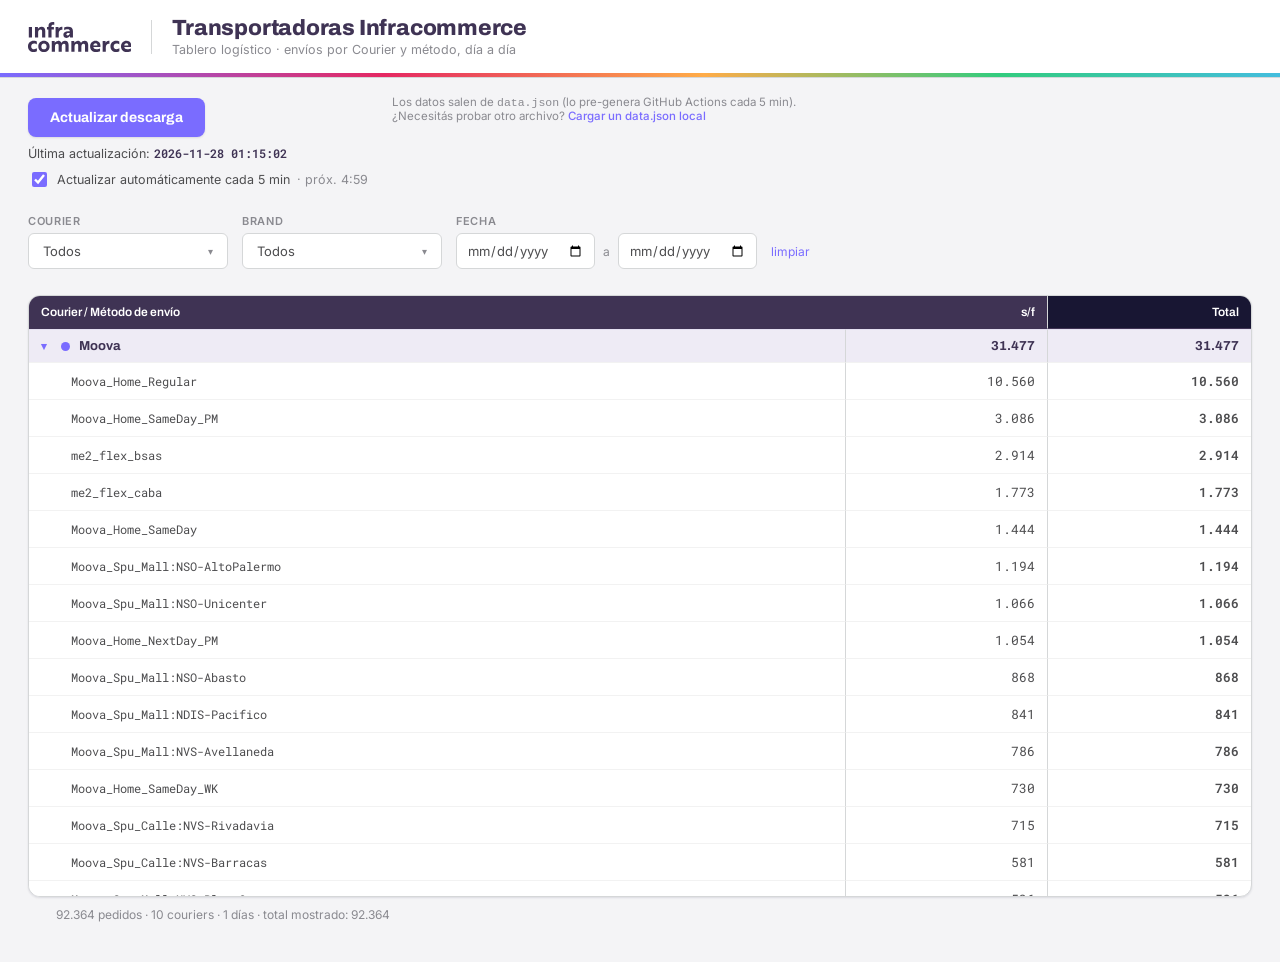
<file: index.html>
<!DOCTYPE html>
<html lang="es">
<head>
<meta charset="UTF-8">
<meta name="viewport" content="width=device-width, initial-scale=1.0">
<title>Transportadoras Infracommerce</title>

<!--
  ============================================================================
  TRANSPORTADORAS INFRACOMMERCE — Tablero logístico (Courier × Método × Día)
  ----------------------------------------------------------------------------
  Pensado para GitHub Pages. El CSV NO se parsea en el navegador: un script
  (scripts/build_data.py) corre en GitHub Actions, lo pre-agrega y publica un
  data.json chico con índices enteros. Esta página solo lee ese JSON y cuenta,
  por eso no se traba. El botón "Actualizar descarga" y el auto-refresh (5 min)
  vuelven a leer data.json (que el Action regenera cada 5 min).
  ============================================================================
-->

<link rel="preconnect" href="https://fonts.googleapis.com">
<link rel="preconnect" href="https://fonts.gstatic.com" crossorigin>
<link href="https://fonts.googleapis.com/css2?family=Archivo:wght@500;600;700;800&family=Inter:wght@400;500;600;700&family=Roboto+Mono:wght@400;500&display=swap" rel="stylesheet">

<style>
  /* ---------- (4) UI / ESTILOS ---------- */
  :root{
    /* Paleta de marca Infracommerce (imagen de referencia + fallback oficial) */
    --plum:#3F3354;        /* violeta oscuro / títulos */
    --violet:#7A6CFF;      /* violeta primario */
    --violet-dark:#5f52d6;
    --pink:#E52862;
    --cyan:#43BDDE;
    --green:#32CC7E;
    --orange:#FFAC48;
    --ink:#181633;
    --text:#4D4D4F;        /* gris de texto */
    --muted:#8a8a90;
    --border:#D5D7D8;      /* líneas / bordes */
    --bg:#F4F4F6;          /* fondo página */
    --white:#FFFFFF;
    --sunken:#F2F2F2;
    --plum-tint:#EEEBF5;   /* fondo fila de courier */
    --plum-tint-2:#E4E0F1;
    --shadow-1:0 1px 2px rgba(24,22,51,.06),0 1px 3px rgba(24,22,51,.05);
    --shadow-2:0 4px 16px rgba(24,22,51,.10);
  }
  *{box-sizing:border-box}
  html,body{margin:0;padding:0}
  body{
    font-family:'Inter',system-ui,sans-serif;
    color:var(--text);
    background:var(--bg);
    -webkit-font-smoothing:antialiased;
    font-size:14px;
  }
  a{color:var(--violet);text-decoration:none}
  a:hover{color:var(--violet-dark);text-decoration:underline}

  /* Barra arcoíris de marca */
  .rainbow{height:4px;width:100%;
    background:linear-gradient(90deg,var(--violet) 0%,var(--pink) 30%,var(--orange) 55%,var(--green) 78%,var(--cyan) 100%);}

  /* ---------- Header ---------- */
  header.app{background:var(--white);border-bottom:1px solid var(--border);}
  .header-inner{max-width:1560px;margin:0 auto;padding:16px 28px;
    display:flex;align-items:center;gap:20px;flex-wrap:wrap;}
  .brand-logo svg{height:30px;width:auto;display:block}
  .brand-logo svg path{fill:var(--plum)}
  .brand-sep{width:1px;height:34px;background:var(--border)}
  .title-block h1{font-family:'Archivo',sans-serif;font-weight:800;font-size:22px;
    color:var(--plum);margin:0;letter-spacing:-.01em;line-height:1.1}
  .title-block p{margin:2px 0 0;font-size:12.5px;color:var(--muted)}

  /* ---------- Toolbar ---------- */
  .toolbar{max-width:1560px;margin:0 auto;padding:20px 28px 8px;
    display:flex;align-items:flex-start;gap:24px;flex-wrap:wrap;}
  .update-group{display:flex;flex-direction:column;gap:8px;min-width:240px}
  .btn-update{
    font-family:'Archivo',sans-serif;font-weight:700;font-size:14px;
    background:var(--violet);color:#fff;border:none;border-radius:8px;
    padding:12px 22px;cursor:pointer;display:inline-flex;align-items:center;gap:10px;white-space:nowrap;
    transition:background .18s cubic-bezier(.645,.045,.355,1),box-shadow .18s;
    box-shadow:var(--shadow-1);width:fit-content;
  }
  .btn-update:hover{background:var(--violet-dark)}
  .btn-update:active{transform:translateY(1px)}
  .btn-update:disabled{background:#b7b0ea;cursor:not-allowed;box-shadow:none}
  .spinner{width:15px;height:15px;border:2.5px solid rgba(255,255,255,.45);
    border-top-color:#fff;border-radius:50%;animation:spin .7s linear infinite;display:none}
  @keyframes spin{to{transform:rotate(360deg)}}
  .btn-update.loading .spinner{display:inline-block}
  .last-update{font-size:12.5px;color:var(--text)}
  .last-update b{color:var(--plum);font-weight:600}
  .last-update .lu-mono{font-family:'Roboto Mono',monospace;font-size:12px}
  .auto-line{font-size:12.5px;color:var(--text);display:flex;align-items:center;gap:7px;cursor:pointer}
  .auto-line input{accent-color:var(--violet);width:15px;height:15px}
  .auto-line #autoNext{color:var(--muted)}

  /* Estado de error */
  .banner{max-width:1560px;margin:8px auto 0;padding:0 28px}
  .banner-error{background:#FFF1F0;border:1px solid #FFCCC7;color:#a8181f;
    border-radius:8px;padding:12px 16px;font-size:13px;line-height:1.5;display:none}
  .banner-error.show{display:block}
  .banner-error b{color:#8c0f16}

  /* Opciones fetch (proxy / archivo local) */
  .fetch-opts{display:flex;flex-direction:column;gap:8px;font-size:12.5px;color:var(--text)}
  .fetch-opts label{display:flex;align-items:center;gap:7px;cursor:pointer}
  .fetch-opts select,.fetch-opts input[type=text]{
    font-family:inherit;font-size:12.5px;border:1px solid var(--border);
    border-radius:6px;padding:5px 8px;color:var(--text);background:#fff;max-width:280px}
  .fetch-opts .sub{color:var(--muted);font-size:11.5px;padding-left:23px;margin-top:-3px}
  .file-load{color:var(--violet);cursor:pointer;font-weight:500}
  .file-load:hover{text-decoration:underline}

  /* ---------- Filtros ---------- */
  .filters{display:flex;gap:14px;flex-wrap:wrap;align-items:flex-end}
  .ms{position:relative}
  .ms-label{display:block;font-size:11px;text-transform:uppercase;letter-spacing:.06em;
    color:var(--muted);font-weight:600;margin-bottom:5px}
  .ms-btn{font-family:inherit;font-size:13px;background:#fff;border:1px solid var(--border);
    border-radius:6px;padding:9px 14px;min-width:200px;text-align:left;cursor:pointer;
    color:var(--text);display:flex;justify-content:space-between;align-items:center;gap:10px}
  .ms-btn:hover{border-color:var(--violet)}
  .ms-btn .caret{color:var(--muted);font-size:10px}
  .ms-panel{position:absolute;z-index:40;top:calc(100% + 4px);left:0;min-width:230px;max-height:320px;
    overflow:auto;background:#fff;border:1px solid var(--border);border-radius:8px;
    box-shadow:var(--shadow-2);padding:8px;display:none}
  .ms-panel.open{display:block}
  .ms-actions{display:flex;gap:12px;padding:4px 6px 8px;border-bottom:1px solid var(--sunken);margin-bottom:6px}
  .ms-actions a{font-size:12px;cursor:pointer}
  .ms-panel label{display:flex;align-items:center;gap:9px;padding:6px 8px;border-radius:6px;
    font-size:13px;cursor:pointer;color:var(--text)}
  .ms-panel label:hover{background:var(--sunken)}
  .ms-panel input[type=checkbox]{accent-color:var(--violet);width:15px;height:15px}
  /* Filtro de fecha */
  .date-filter{display:flex;flex-direction:column}
  .date-row{display:flex;align-items:center;gap:8px}
  .date-row input[type=date]{font-family:inherit;font-size:13px;border:1px solid var(--border);
    border-radius:6px;padding:8px 10px;color:var(--text);background:#fff}
  .date-row input[type=date]:hover{border-color:var(--violet)}
  .date-row span{color:var(--muted);font-size:12px}
  .date-clear{background:none;border:none;color:var(--violet);cursor:pointer;font-size:12px;font-family:inherit}
  .date-clear:hover{text-decoration:underline}

  /* ---------- Tabla ---------- */
  .table-wrap{max-width:1560px;margin:18px auto 40px;padding:0 28px}
  .table-card{background:#fff;border:1px solid var(--border);border-radius:12px;
    box-shadow:var(--shadow-1);overflow:hidden}
  .table-scroll{overflow:auto;max-height:calc(100vh - 300px)}
  table.pivot{border-collapse:separate;border-spacing:0;width:100%;font-size:13px}
  table.pivot th,table.pivot td{white-space:nowrap;padding:9px 12px;text-align:right}
  /* Encabezado */
  table.pivot thead th{position:sticky;top:0;z-index:20;background:var(--plum);color:#fff;
    font-family:'Archivo',sans-serif;font-weight:600;font-size:12px;border-bottom:1px solid var(--plum)}
  table.pivot thead th.corner{left:0;z-index:30;text-align:left;min-width:280px}
  table.pivot thead th.col-total{background:var(--ink)}
  /* Primera columna (etiquetas) sticky */
  table.pivot .lbl{position:sticky;left:0;background:#fff;text-align:left;z-index:10;
    min-width:280px;border-right:1px solid var(--border)}
  /* Fila de courier (agrupador) */
  tr.courier-row{cursor:pointer}
  tr.courier-row td{background:var(--plum-tint);font-weight:700;color:var(--plum);
    border-top:1px solid var(--plum-tint-2);font-family:'Archivo',sans-serif}
  tr.courier-row td.lbl{background:var(--plum-tint)}
  tr.courier-row:hover td,tr.courier-row:hover td.lbl{background:var(--plum-tint-2)}
  .caret-tog{display:inline-block;width:14px;color:var(--violet);font-size:11px;margin-right:6px}
  .courier-dot{display:inline-block;width:9px;height:9px;border-radius:50%;margin-right:9px;vertical-align:middle}
  /* Sub-filas de método */
  tr.method-row td{color:var(--text);border-top:1px solid var(--sunken)}
  tr.method-row td.lbl{padding-left:42px;color:var(--text);font-family:'Roboto Mono',monospace;font-size:12px}
  tr.method-row:hover td,tr.method-row:hover td.lbl{background:var(--sunken)}
  /* Números */
  td.num{font-family:'Roboto Mono',monospace;font-variant-numeric:tabular-nums}
  td.zero{color:#c8c8cc}
  td.col-total,th.col-total{border-left:1px solid var(--border);font-weight:700;color:var(--plum)}
  tr.method-row td.col-total{color:var(--text);font-weight:600}

  /* Estado vacío */
  .empty-state{padding:70px 24px;text-align:center;color:var(--muted)}
  .empty-state .big{font-family:'Archivo',sans-serif;font-size:18px;color:var(--plum);font-weight:700;margin-bottom:6px}
  .meta-line{max-width:1560px;margin:10px auto 0;padding:0 28px;font-size:12px;color:var(--muted)}
</style>
</head>
<body>

<header class="app">
  <div class="header-inner">
    <span class="brand-logo"><svg xmlns="http://www.w3.org/2000/svg" viewBox="0 0 415 120.438" fill="none">
  <path d="M 24.387 109.242 C 29.5 109.242 34.105 106.857 35.728 105.742 L 35.728 117.256 C 34.024 118.108 29.59 120.41 22.682 120.41 C 9.038 120.41 0 110.855 0 97.9 C 0 84.946 9.038 75.381 22.682 75.381 C 29.5 75.381 33.77 77.602 35.474 78.454 L 35.474 90.049 C 33.081 88.345 28.82 86.55 24.387 86.55 C 17.651 86.55 12.873 90.983 12.873 97.891 C 12.873 104.799 17.479 109.232 24.387 109.232 L 24.387 109.242 Z M 86.822 97.9 C 86.822 110.864 77.185 120.41 64.049 120.41 C 50.913 120.41 41.367 110.855 41.367 97.9 C 41.367 84.946 50.913 75.381 64.049 75.381 C 77.185 75.381 86.822 84.936 86.822 97.9 Z M 74.801 97.9 C 74.801 90.82 70.114 86.133 64.058 86.133 C 58.002 86.133 53.397 90.82 53.397 97.9 C 53.397 104.981 58.002 109.668 64.058 109.668 C 70.114 109.668 74.801 104.981 74.801 97.9 Z M 107.129 76.578 L 107.474 81.437 C 107.555 82.969 107.22 83.994 107.129 84.42 L 107.301 84.42 C 109.096 79.987 113.865 76.406 119.413 75.807 C 120.773 75.553 122.224 75.553 123.593 75.726 C 128.452 76.406 132.377 79.053 134.082 83.912 C 137.318 78.971 142.44 75.381 148.324 75.381 C 157.788 75.381 163.074 81.183 163.074 92.524 L 163.074 119.214 L 150.282 119.214 L 150.282 94.401 C 150.282 90.222 148.831 86.985 144.734 86.985 C 137.481 86.985 135.605 93.63 135.605 100.538 L 135.605 119.214 L 122.894 119.214 L 122.894 94.31 C 122.894 90.303 121.707 86.976 117.437 86.976 C 110.275 86.976 108.226 93.54 108.226 100.529 L 108.226 119.205 L 95.434 119.205 L 95.434 76.569 L 107.12 76.569 L 107.129 76.578 Z M 185.774 76.578 L 186.119 81.437 C 186.2 82.969 185.865 83.994 185.774 84.42 L 185.946 84.42 C 187.741 79.987 192.51 76.406 198.058 75.807 C 199.418 75.553 200.868 75.553 202.237 75.726 C 207.097 76.406 211.022 79.053 212.726 83.912 C 215.963 78.971 221.085 75.381 226.969 75.381 C 236.433 75.381 241.718 81.183 241.718 92.524 L 241.718 119.214 L 228.927 119.214 L 228.927 94.401 C 228.927 90.222 227.476 86.985 223.379 86.985 C 216.126 86.985 214.249 93.63 214.249 100.538 L 214.249 119.214 L 201.539 119.214 L 201.539 94.31 C 201.539 90.303 200.352 86.976 196.082 86.976 C 188.92 86.976 186.871 93.54 186.871 100.529 L 186.871 119.205 L 174.079 119.205 L 174.079 76.569 L 185.765 76.569 L 185.774 76.578 Z M 290.936 95.344 C 290.936 97.647 290.682 99.695 290.592 100.548 L 262.624 100.548 C 263.141 106.35 267.574 109.677 274.482 109.677 C 280.538 109.677 286.847 107.882 289.232 106.522 L 289.232 117.355 C 286.585 118.715 280.873 120.429 273.285 120.429 C 258.617 120.429 249.406 110.964 249.406 97.918 C 249.406 84.873 258.871 75.399 271.064 75.399 C 284.2 75.399 290.936 84.782 290.936 95.353 L 290.936 95.344 Z M 270.982 85.453 C 265.869 85.453 262.968 89.379 262.624 93.975 L 278.743 93.975 C 278.915 89.37 276.186 85.453 270.982 85.453 Z M 299.73 76.587 L 311.325 76.587 L 311.579 80.766 C 311.579 82.044 311.579 83.069 311.66 83.577 C 314.298 78.971 318.741 75.39 324.28 75.39 C 325.64 75.39 326.836 75.563 327.008 75.644 L 327.008 88.091 C 326.836 88.01 325.812 87.575 324.189 87.575 C 317.707 87.575 312.422 93.286 312.422 101.046 L 312.422 119.214 L 299.712 119.214 L 299.712 76.578 L 299.73 76.587 Z M 355.511 109.251 C 360.624 109.251 365.229 106.866 366.852 105.751 L 366.852 117.265 C 365.148 118.117 360.706 120.42 353.798 120.42 C 340.154 120.42 331.115 110.864 331.115 97.909 C 331.115 84.955 340.154 75.39 353.798 75.39 C 360.624 75.39 364.885 77.611 366.589 78.464 L 366.589 90.059 C 364.205 88.354 359.944 86.559 355.502 86.559 C 348.766 86.559 343.988 90.992 343.988 97.9 C 343.988 104.808 348.594 109.242 355.502 109.242 L 355.511 109.251 Z M 415 95.353 C 415 97.656 414.746 99.704 414.655 100.557 L 386.688 100.557 C 387.205 106.359 391.638 109.686 398.546 109.686 C 404.602 109.686 410.911 107.891 413.296 106.531 L 413.296 117.364 C 410.648 118.724 404.937 120.438 397.349 120.438 C 382.681 120.438 373.47 110.973 373.47 97.928 C 373.47 84.882 382.935 75.408 395.128 75.408 C 408.264 75.408 415 84.791 415 95.362 L 415 95.353 Z M 395.046 85.462 C 389.933 85.462 387.032 89.388 386.688 93.984 L 402.807 93.984 C 402.979 89.379 400.25 85.462 395.046 85.462 Z M 16.028 19.954 L 16.028 62.59 L 3.236 62.59 L 3.236 19.954 L 16.028 19.954 Z M 39.653 19.954 L 39.998 24.813 C 40.079 26.345 39.744 27.369 39.653 27.795 L 39.826 27.795 C 41.621 23.87 47.25 18.757 54.494 18.757 C 64.131 18.757 69.334 24.641 69.334 35.9 L 69.334 62.59 L 56.543 62.59 L 56.543 38.031 C 56.543 33.851 55.355 30.352 50.741 30.352 C 44.775 30.352 40.768 34.957 40.768 41.349 L 40.768 62.58 L 27.977 62.58 L 27.977 19.945 L 39.662 19.945 L 39.653 19.954 Z M 82.217 19.954 L 82.217 16.119 C 82.217 6.391 88.445 0 99.868 0 C 102.515 0 104.727 0.344 105.497 0.517 L 105.497 11.35 C 104.817 11.096 103.195 10.752 101.146 10.752 C 96.794 10.752 93.984 13.145 93.984 17.578 L 93.984 19.963 L 103.965 19.963 L 103.965 29.944 L 94.501 29.944 L 94.501 62.608 L 81.791 62.608 L 81.791 29.944 L 76.161 29.944 L 76.161 19.963 L 82.217 19.963 L 82.217 19.954 Z M 110.792 19.954 L 122.387 19.954 L 122.641 24.133 C 122.641 25.411 122.641 26.436 122.722 26.943 C 125.36 22.338 129.803 18.757 135.342 18.757 C 136.702 18.757 137.898 18.929 138.07 19.011 L 138.07 31.458 C 137.898 31.376 136.874 30.941 135.251 30.941 C 128.769 30.941 123.484 36.653 123.484 44.413 L 123.484 62.58 L 110.774 62.58 L 110.774 19.945 L 110.792 19.954 Z M 145.169 21.658 C 147.553 20.552 153.265 18.757 160.771 18.757 C 173.907 18.757 180.471 25.067 180.471 35.728 L 180.471 62.59 L 168.957 62.59 L 168.703 58.664 C 168.622 56.869 168.876 55.681 168.876 55.681 L 168.703 55.681 C 167.597 58.238 163.327 63.786 155.486 63.786 C 148.151 63.786 141.923 59.516 141.923 50.822 C 141.923 40.424 152.494 35.302 167.851 37.432 L 167.851 36.408 C 167.851 31.295 164.352 29.418 158.722 29.418 C 153.092 29.418 147.979 31.295 145.169 33.09 L 145.169 21.658 Z M 167.507 44.086 C 157.951 42.554 153.944 45.537 153.944 49.544 C 153.944 52.273 155.821 54.059 158.804 54.059 C 163.744 54.059 167.498 49.544 167.498 44.086 L 167.507 44.086 Z" fill="currentColor" fill-rule="nonzero"></path>
</svg></span>
    <span class="brand-sep"></span>
    <div class="title-block">
      <h1>Transportadoras Infracommerce</h1>
      <p>Tablero logístico · envíos por Courier y método, día a día</p>
    </div>
  </div>
  <div class="rainbow"></div>
</header>

<div class="toolbar">
  <!-- Botón + timestamp -->
  <div class="update-group">
    <button id="btnUpdate" class="btn-update">
      <span class="spinner"></span>
      <span class="btn-label">Actualizar descarga</span>
    </button>
    <div class="last-update" id="lastUpdate">Última actualización: <b>—</b></div>
    <label class="auto-line"><input type="checkbox" id="autoRefresh" checked> Actualizar automáticamente cada 5 min <span id="autoNext"></span></label>
  </div>

  <!-- Info de origen de datos -->
  <div class="fetch-opts">
    <div class="sub" style="padding-left:0">
      Los datos salen de <code>data.json</code> (lo pre-genera GitHub Actions cada 5 min).<br>
      ¿Necesitás probar otro archivo? <span class="file-load" id="fileLoad">Cargar un data.json local</span>
      <input type="file" id="fileInput" accept=".json,application/json" style="display:none">
    </div>
  </div>

  <!-- Filtros -->
  <div class="filters">
    <div class="ms" id="msCourier">
      <span class="ms-label">Courier</span>
      <button class="ms-btn" type="button"><span class="ms-text">Todos</span><span class="caret">▾</span></button>
      <div class="ms-panel"></div>
    </div>
    <div class="ms" id="msBrand">
      <span class="ms-label">Brand</span>
      <button class="ms-btn" type="button"><span class="ms-text">Todos</span><span class="caret">▾</span></button>
      <div class="ms-panel"></div>
    </div>
    <div class="date-filter">
      <span class="ms-label">Fecha</span>
      <div class="date-row">
        <input type="date" id="dateFrom">
        <span>a</span>
        <input type="date" id="dateTo">
        <button type="button" class="date-clear" id="dateClear">limpiar</button>
      </div>
    </div>
  </div>
</div>

<div class="banner"><div class="banner-error" id="errBanner"></div></div>

<div class="table-wrap">
  <div class="table-card">
    <div class="table-scroll" id="tableScroll">
      <div class="empty-state" id="emptyState">
        <div class="big">Todavía no hay datos cargados</div>
        <div>Tocá <b>“Actualizar descarga”</b> para cargar los datos.</div>
      </div>
    </div>
  </div>
  <div class="meta-line" id="metaLine"></div>
</div>

<script>
/* ==========================================================================
   TRANSPORTADORAS INFRACOMMERCE — capa de datos sobre data.json pre-agregado
   --------------------------------------------------------------------------
   El trabajo pesado (bajar el CSV, deduplicar, normalizar) lo hace
   scripts/build_data.py en GitHub Actions y publica un data.json chico con
   ÍNDICES ENTEROS. Acá solo leemos ese JSON y contamos -> no se traba.
   Bloques: (1) CONFIG · (2) CARGA · (3) PIVOT · (4) RENDER · (5) UI
   ========================================================================== */

/* ---------- (1) CONFIG ---------- */
const DATA_URL = 'data.json';   // lo genera scripts/build_data.py

const COURIERS = ['Moova','Andreani','Ocasa','Fasttrack','Inner','Pickit','Cabify','Elogistica','HOP','Sin asignar'];
const COURIER_COLOR = {
  Moova:'#7A6CFF', Andreani:'#E52862', Ocasa:'#FFAC48', Fasttrack:'#43BDDE',
  Inner:'#32CC7E', Pickit:'#9B59B6', Cabify:'#111', Elogistica:'#2D8CFF',
  HOP:'#E67E22', 'Sin asignar':'#B8B8BE'
};
const MES = ['ene','feb','mar','abr','may','jun','jul','ago','sep','oct','nov','dic'];

const state = { data:null, filterCourier:new Set(), filterBrand:new Set(),
                collapsed:new Set(), dateFrom:'', dateTo:'', lastUpdate:'' };

/* ---------- helpers ---------- */
const fmt = n => n ? n.toLocaleString('es-AR') : '';
function escHtml(s){return String(s).replace(/[&<>]/g,c=>({'&':'&amp;','<':'&lt;','>':'&gt;'}[c]));}
function escAttr(s){return String(s).replace(/"/g,'&quot;');}

// 'aaaa-mm-dd' -> 'd mmm' (encabezado corto). 's/f' u otro -> tal cual.
function dayLabel(iso){
  const p = (iso||'').split('-');
  if(p.length < 3) return iso || 's/f';
  return (+p[2]) + ' ' + (MES[(+p[1]) - 1] || '');
}

/* ---------- (3) PIVOT — sobre índices enteros de data.json ----------
   data.json:
     brands[], couriers[], methods[] (ship_shipping-method crudo), dates[] (ISO),
     orders[] = [brandIdx, courierIdx, methodIdx, dateIdx]
   Reglas de negocio (en build_data.py): 1 fila por pedido (dedup order_id),
   sin cancelados, sin 'me2'.
   MÉTRICA: cada celda cuenta pedidos. Para sumar un monto habría que incluir
   ese valor en data.json y acumularlo acá en vez de +1.
*/
function buildPivot(){
  const d = state.data;
  if(!d || !d.orders) return { days:[], couriers:[] };

  // Filtros -> conjuntos de índices (una vez por render)
  const cAllow = new Set(); d.couriers.forEach((n,i)=>{ if(state.filterCourier.has(n)) cAllow.add(i); });
  const bAllow = new Set(); d.brands.forEach((n,i)=>{ if(state.filterBrand.has(n)) bAllow.add(i); });
  const dAllow = d.dates.map(x => (!state.dateFrom || x >= state.dateFrom) && (!state.dateTo || x <= state.dateTo));

  const pivot = new Map();       // cIdx -> Map(mIdx -> Map(dIdx -> count))
  const usedDays = new Set();
  const O = d.orders;
  for(let k=0;k<O.length;k++){
    const o = O[k], b = o[0], c = o[1], m = o[2], dd = o[3];
    if(!bAllow.has(b)) continue;
    if(!cAllow.has(c)) continue;
    if(!dAllow[dd]) continue;
    usedDays.add(dd);
    let mM = pivot.get(c); if(!mM){ mM = new Map(); pivot.set(c, mM); }
    let cM = mM.get(m);   if(!cM){ cM = new Map(); mM.set(m, cM); }
    cM.set(dd, (cM.get(dd) || 0) + 1);
  }

  // dates viene ordenado ascendente -> ordenar por índice conserva la cronología
  const days = [...usedDays].sort((a,b)=>a-b).map(di => ({ di, label: dayLabel(d.dates[di]) }));

  const order = n => { const i = COURIERS.indexOf(n); return i === -1 ? 999 : i; };
  const couriers = [...pivot.keys()]
    .sort((a,b)=> order(d.couriers[a]) - order(d.couriers[b]))
    .map(cIdx => {
      const mM = pivot.get(cIdx);
      const totals = {}; let total = 0;
      const methods = [...mM.keys()].map(mIdx => {
        const cM = mM.get(mIdx); const cells = {}; let mt = 0;
        for(const day of days){
          const v = cM.get(day.di) || 0;
          cells[day.di] = v; mt += v;
          totals[day.di] = (totals[day.di] || 0) + v;
        }
        total += mt;
        return { name: d.methods[mIdx], cells, total: mt };
      }).sort((a,b)=> b.total - a.total);
      return { name: d.couriers[cIdx], methods, totals, total };
    });

  return { days, couriers };
}

/* ---------- (4) RENDER ---------- */
function renderTable(){
  const scroll = document.getElementById('tableScroll');
  if(!state.data){
    scroll.innerHTML = `<div class="empty-state"><div class="big">Todavía no hay datos cargados</div>
      <div>Tocá <b>“Actualizar descarga”</b> para cargar los datos.</div></div>`;
    document.getElementById('metaLine').textContent = '';
    return;
  }
  const { days, couriers } = buildPivot();
  if(!couriers.length){
    scroll.innerHTML = `<div class="empty-state"><div class="big">Sin resultados</div>
      <div>Ningún pedido coincide con los filtros seleccionados.</div></div>`;
    document.getElementById('metaLine').textContent = '';
    return;
  }

  let html = '<table class="pivot"><thead><tr>';
  html += '<th class="corner">Courier / Método de envío</th>';
  for(const d of days) html += `<th>${d.label}</th>`;
  html += '<th class="col-total">Total</th></tr></thead><tbody>';

  let grand = 0;
  for(const c of couriers){
    grand += c.total;
    const isCol = state.collapsed.has(c.name);
    const caret = isCol ? '▸' : '▾';
    const color = COURIER_COLOR[c.name] || '#B8B8BE';
    html += `<tr class="courier-row" data-courier="${escAttr(c.name)}">`;
    html += `<td class="lbl"><span class="caret-tog">${caret}</span>`+
            `<span class="courier-dot" style="background:${color}"></span>${escHtml(c.name)}</td>`;
    for(const d of days){
      const v = c.totals[d.di] || 0;
      html += `<td class="num ${v?'':'zero'}">${v?fmt(v):'·'}</td>`;
    }
    html += `<td class="num col-total">${fmt(c.total)}</td></tr>`;
    for(const m of c.methods){
      const disp = isCol ? ' style="display:none"' : '';
      html += `<tr class="method-row" data-of="${escAttr(c.name)}"${disp}>`;
      html += `<td class="lbl">${escHtml(m.name)}</td>`;
      for(const d of days){
        const v = m.cells[d.di] || 0;
        html += `<td class="num ${v?'':'zero'}">${v?fmt(v):'·'}</td>`;
      }
      html += `<td class="num col-total">${fmt(m.total)}</td></tr>`;
    }
  }
  html += '</tbody></table>';
  scroll.innerHTML = html;

  document.getElementById('metaLine').textContent =
    `${fmt(state.data.orders.length)} pedidos · ${couriers.length} couriers · ${days.length} días · total mostrado: ${fmt(grand)}`;

  scroll.querySelectorAll('tr.courier-row').forEach(tr=>{
    tr.addEventListener('click', ()=>{
      const name = tr.getAttribute('data-courier');
      if(state.collapsed.has(name)) state.collapsed.delete(name); else state.collapsed.add(name);
      renderTable();
    });
  });
}

// --- Multi-select genérico (filtros) ---
function buildMultiselect(elId, values, selectedSet, onChange){
  const root = document.getElementById(elId);
  const panel = root.querySelector('.ms-panel');
  const textEl = root.querySelector('.ms-text');
  panel.innerHTML = `<div class="ms-actions"><a data-act="all">Todos</a><a data-act="none">Ninguno</a></div>` +
    values.map(v=>`<label><input type="checkbox" value="${escAttr(v)}" ${selectedSet.has(v)?'checked':''}>${escHtml(v)}</label>`).join('');
  const updateText = ()=>{
    if(selectedSet.size === 0 || selectedSet.size === values.length) textEl.textContent = 'Todos';
    else textEl.textContent = `${selectedSet.size} de ${values.length}`;
  };
  updateText();
  panel.querySelectorAll('input[type=checkbox]').forEach(cb=>{
    cb.addEventListener('change', ()=>{
      if(cb.checked) selectedSet.add(cb.value); else selectedSet.delete(cb.value);
      updateText(); onChange();
    });
  });
  panel.querySelectorAll('a[data-act]').forEach(a=>{
    a.addEventListener('click', e=>{
      e.stopPropagation();
      selectedSet.clear();
      if(a.dataset.act === 'all') values.forEach(v=>selectedSet.add(v));
      panel.querySelectorAll('input[type=checkbox]').forEach(cb=>cb.checked = selectedSet.has(cb.value));
      updateText(); onChange();
    });
  });
  const msBtn = root.querySelector('.ms-btn');
  msBtn.onclick = e=>{
    e.stopPropagation();
    document.querySelectorAll('.ms-panel').forEach(p=>{ if(p!==panel) p.classList.remove('open'); });
    panel.classList.toggle('open');
  };
}
document.addEventListener('click', ()=>document.querySelectorAll('.ms-panel').forEach(p=>p.classList.remove('open')));

function refreshFilters(){
  const cs = COURIERS.filter(c => state.data.couriers.includes(c));   // solo couriers presentes
  buildMultiselect('msCourier', cs.length ? cs : COURIERS, state.filterCourier, renderTable);
  buildMultiselect('msBrand', state.data.brands.slice(), state.filterBrand, renderTable);
}

/* ---------- (2) CARGA de data.json ---------- */
function bustUrl(u){ return u + (u.includes('?') ? '&' : '?') + '_cb=' + Date.now(); }

async function downloadData(){
  const res = await fetch(bustUrl(DATA_URL), { cache:'no-store' });
  if(!res.ok) throw new Error('No se encontró "' + DATA_URL + '" (HTTP ' + res.status +
    '). ¿Ya corrió el workflow de GitHub Actions que genera data.json?');
  return await res.json();
}

// Aplica un objeto data.json al estado y re-renderiza. Expuesto para tests.
function ingestData(json){
  if(!json || !Array.isArray(json.orders)) throw new Error('data.json inválido o sin la clave "orders".');
  state.data = json;
  state.lastUpdate = json.last_update || json.generated_at || '—';
  state.filterCourier = new Set(json.couriers);
  state.filterBrand   = new Set(json.brands);
  state.dateFrom = ''; state.dateTo = '';
  const _df = document.getElementById('dateFrom'), _dt = document.getElementById('dateTo');
  if(_df) _df.value = ''; if(_dt) _dt.value = '';
  refreshFilters();
  renderTable();
  document.getElementById('lastUpdate').innerHTML =
    'Última actualización: <b class="lu-mono">' + escHtml(state.lastUpdate) + '</b>';
}
window.qwery = { ingestData, buildPivot, state };   // auditable / testeable

/* ---------- (5) UI / WIRING ---------- */
const btn = document.getElementById('btnUpdate');
const errBanner = document.getElementById('errBanner');
function setLoading(on){
  btn.classList.toggle('loading', on);
  btn.disabled = on;
  btn.querySelector('.btn-label').textContent = on ? 'Actualizando…' : 'Actualizar descarga';
}
function showError(msg){ errBanner.innerHTML = msg; errBanner.classList.add('show'); }
function clearError(){ errBanner.classList.remove('show'); errBanner.innerHTML=''; }

async function updateNow(){
  clearError(); setLoading(true);
  try{
    const json = await downloadData();
    ingestData(json);
  }catch(err){
    const net = err && (err.name === 'TypeError' || /failed to fetch|load failed|networkerror/i.test(err.message||''));
    if(net){
      showError('<b>No se pudieron cargar los datos.</b><br>'+
        'La página lee <code>data.json</code> del repo. Verificá que el workflow de '+
        'GitHub Actions haya corrido y generado ese archivo.');
    }else{
      showError('<b>Error al actualizar:</b> ' + escHtml(err.message || String(err)));
    }
  }finally{ setLoading(false); }
}
btn.addEventListener('click', updateNow);

// Cargar un data.json local (respaldo / test offline)
document.getElementById('fileLoad').addEventListener('click', ()=>document.getElementById('fileInput').click());
document.getElementById('fileInput').addEventListener('change', e=>{
  const f = e.target.files[0]; if(!f) return;
  clearError(); setLoading(true);
  const reader = new FileReader();
  reader.onload = () => { try{ ingestData(JSON.parse(reader.result)); }catch(err){ showError('<b>Error:</b> '+escHtml(err.message)); } finally{ setLoading(false); } };
  reader.onerror = () => { showError('No se pudo leer el archivo local.'); setLoading(false); };
  reader.readAsText(f);
});

// Filtros de courier iniciales (aún sin datos)
buildMultiselect('msCourier', COURIERS, state.filterCourier, renderTable);

// Filtro de fecha (rango desde/hasta)
document.getElementById('dateFrom').addEventListener('change', e=>{ state.dateFrom = e.target.value; renderTable(); });
document.getElementById('dateTo').addEventListener('change',   e=>{ state.dateTo   = e.target.value; renderTable(); });
document.getElementById('dateClear').addEventListener('click', ()=>{
  state.dateFrom = ''; state.dateTo = '';
  document.getElementById('dateFrom').value = '';
  document.getElementById('dateTo').value = '';
  renderTable();
});

/* ---------- Auto-refresh cada 5 minutos ---------- */
const AUTO_MS = 5 * 60 * 1000;
let autoTimer = null, tickTimer = null, nextAt = 0;
const autoChk = document.getElementById('autoRefresh');
function updateCountdown(){
  const el = document.getElementById('autoNext');
  if(!autoChk.checked){ el.textContent = ''; return; }
  const s = Math.max(0, Math.round((nextAt - Date.now())/1000));
  el.textContent = '· próx. ' + Math.floor(s/60) + ':' + String(s%60).padStart(2,'0');
}
function startAuto(){
  stopAuto();
  nextAt = Date.now() + AUTO_MS;
  autoTimer = setInterval(()=>{ if(!btn.disabled) updateNow(); nextAt = Date.now() + AUTO_MS; }, AUTO_MS);
  tickTimer = setInterval(updateCountdown, 1000);
  updateCountdown();
}
function stopAuto(){ clearInterval(autoTimer); clearInterval(tickTimer); document.getElementById('autoNext').textContent = ''; }
autoChk.addEventListener('change', e => { if(e.target.checked) startAuto(); else stopAuto(); });

// Al cargar: trae los datos ya y arranca el ciclo si el auto está activo.
updateNow();
if(autoChk.checked) startAuto();
</script>
</body>
</html>
</file>
